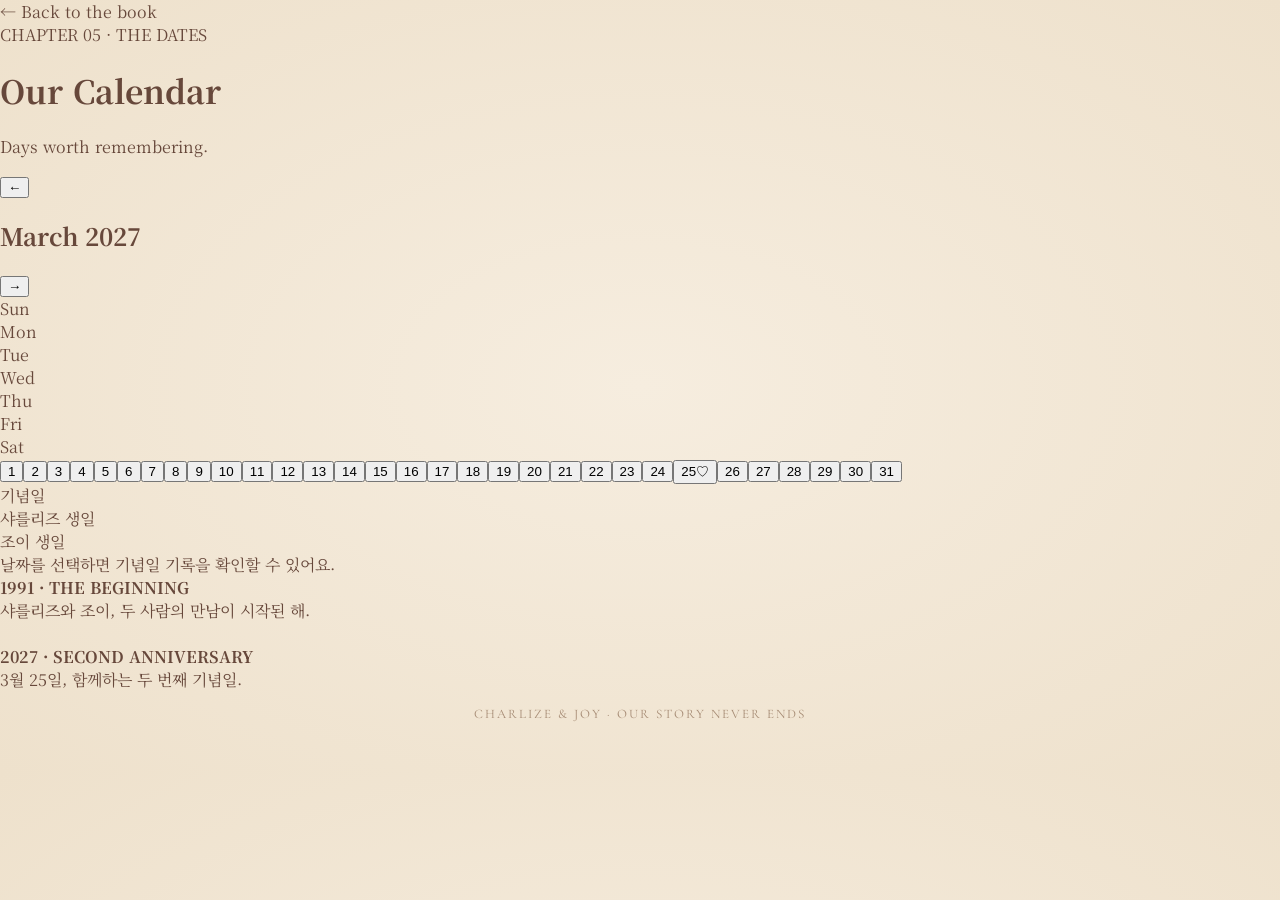
<file: calendar.html>
<!DOCTYPE html>
<html lang="ko">
<head>
<meta charset="UTF-8">
<meta name="viewport" content="width=device-width, initial-scale=1.0">
<title>Our Calendar</title>
<link rel="stylesheet" href="style.css">
</head>
<body>

<main class="subpage">
  <a href="index.html" class="back">← Back to the book</a>

  <header class="page-heading">
    <span>CHAPTER 05 · THE DATES</span>
    <h1>Our Calendar</h1>
    <p>Days worth remembering.</p>
  </header>

  <section class="calendar-paper">

    <div class="calendar-top">
      <button id="prev" aria-label="이전 달">←</button>
      <h2 id="month">March 2027</h2>
      <button id="next" aria-label="다음 달">→</button>
    </div>

    <div class="calendar-grid" id="calendar">
      <div class="calendar-weekday">Sun</div>
      <div class="calendar-weekday">Mon</div>
      <div class="calendar-weekday">Tue</div>
      <div class="calendar-weekday">Wed</div>
      <div class="calendar-weekday">Thu</div>
      <div class="calendar-weekday">Fri</div>
      <div class="calendar-weekday">Sat</div>
    </div>

    <div class="calendar-legend">
      <div class="legend-item">
        <span class="legend-dot dot-anniversary"></span>
        기념일
      </div>
      <div class="legend-item">
        <span class="legend-dot dot-charlize"></span>
        샤를리즈 생일
      </div>
      <div class="legend-item">
        <span class="legend-dot dot-joy"></span>
        조이 생일
      </div>
    </div>

    <div class="event-detail" id="eventDetail">
      날짜를 선택하면 기념일 기록을 확인할 수 있어요.
    </div>

    <div class="calendar-note">
      <strong>1991 · THE BEGINNING</strong><br>
      샤를리즈와 조이, 두 사람의 만남이 시작된 해.
      <br><br>
      <strong>2027 · SECOND ANNIVERSARY</strong><br>
      3월 25일, 함께하는 두 번째 기념일.
    </div>

  </section>
</main>

<footer>CHARLIZE & JOY · OUR STORY NEVER ENDS</footer>

<script>
const monthTitle = document.getElementById("month");
const calendar = document.getElementById("calendar");
const eventDetail = document.getElementById("eventDetail");

let current = new Date(2027, 2, 1);

const weekdays = ["Sun", "Mon", "Tue", "Wed", "Thu", "Fri", "Sat"];

function getEvent(year, month, day) {
  if (month === 2 && day === 25) {
    if (year === 2027) {
      return {
        type: "anniversary",
        label: "♡",
        text: "2027년 · 두 사람의 2주년 기념일"
      };
    }

    return {
      type: "anniversary",
      label: "♡",
      text: `${year}년 · 샤를리즈와 조이의 기념일`
    };
  }

  if (month === 4 && day === 5) {
    return {
      type: "charlize",
      label: "✿",
      text: "샤를리즈 세레니티의 생일"
    };
  }

  if (month === 4 && day === 27) {
    return {
      type: "joy",
      label: "✿",
      text: "조이 무어의 생일"
    };
  }

  return null;
}

function renderCalendar() {
  const year = current.getFullYear();
  const month = current.getMonth();

  monthTitle.textContent =
    `${current.toLocaleString("en", { month: "long" })} ${year}`;

  calendar.innerHTML = "";

  weekdays.forEach(day => {
    const heading = document.createElement("div");
    heading.className = "calendar-weekday";
    heading.textContent = day;
    calendar.appendChild(heading);
  });

  const firstDay = new Date(year, month, 1).getDay();
  const lastDate = new Date(year, month + 1, 0).getDate();

  for (let i = 0; i < firstDay; i++) {
    const empty = document.createElement("div");
    empty.className = "calendar-empty";
    calendar.appendChild(empty);
  }

  for (let day = 1; day <= lastDate; day++) {
    const cell = document.createElement("button");
    cell.type = "button";
    cell.className = "calendar-day";

    const number = document.createElement("span");
    number.textContent = day;
    cell.appendChild(number);

    const event = getEvent(year, month, day);

    if (event) {
      cell.classList.add(event.type);

      const symbol = document.createElement("span");
      symbol.className = "event-symbol";
      symbol.textContent = event.label;
      cell.appendChild(symbol);
    }

    cell.addEventListener("click", () => {
      if (event) {
        eventDetail.textContent =
          `${year}년 ${month + 1}월 ${day}일 · ${event.text}`;
      } else {
        eventDetail.textContent =
          `${year}년 ${month + 1}월 ${day}일 · 등록된 기념일이 없습니다.`;
      }
    });

    calendar.appendChild(cell);
  }
}

document.getElementById("prev").addEventListener("click", () => {
  current.setMonth(current.getMonth() - 1);
  renderCalendar();
});

document.getElementById("next").addEventListener("click", () => {
  current.setMonth(current.getMonth() + 1);
  renderCalendar();
});

renderCalendar();
</script>

</body>
</html>
</file>
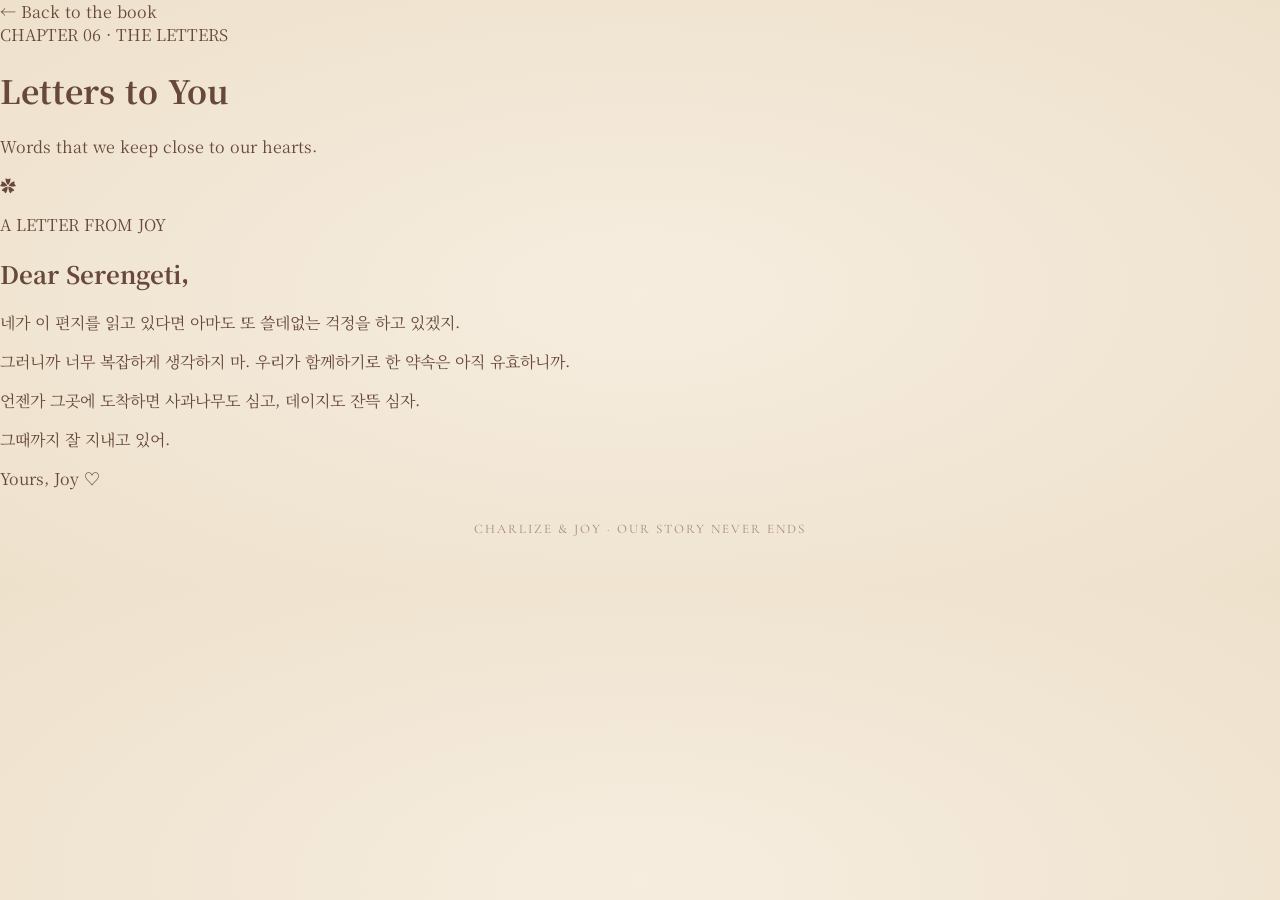
<file: letter.html>
<!DOCTYPE html>
<html lang="ko">
<head>
<meta charset="UTF-8">
<meta name="viewport" content="width=device-width, initial-scale=1.0">
<title>Letters to You</title>
<link rel="stylesheet" href="style.css">
</head>
<body>
<main class="subpage">
  <a href="index.html" class="back">← Back to the book</a>

  <header class="page-heading">
    <span>CHAPTER 06 · THE LETTERS</span>
    <h1>Letters to You</h1>
    <p>Words that we keep close to our hearts.</p>
  </header>

  <section class="letter-paper">
    <div class="letter-flower">✿</div>

    <p class="letter-date">A LETTER FROM JOY</p>

    <h2>Dear Serengeti,</h2>

    <p>
      네가 이 편지를 읽고 있다면 아마도
      또 쓸데없는 걱정을 하고 있겠지.
    </p>

    <p>
      그러니까 너무 복잡하게 생각하지 마.
      우리가 함께하기로 한 약속은 아직 유효하니까.
    </p>

    <p>
      언젠가 그곳에 도착하면 사과나무도 심고,
      데이지도 잔뜩 심자.
    </p>

    <p>
      그때까지 잘 지내고 있어.
    </p>

    <p class="letter-sign">Yours, Joy ♡</p>
  </section>
</main>

<footer>CHARLIZE & JOY · OUR STORY NEVER ENDS</footer>
</body>
</html>
</file>
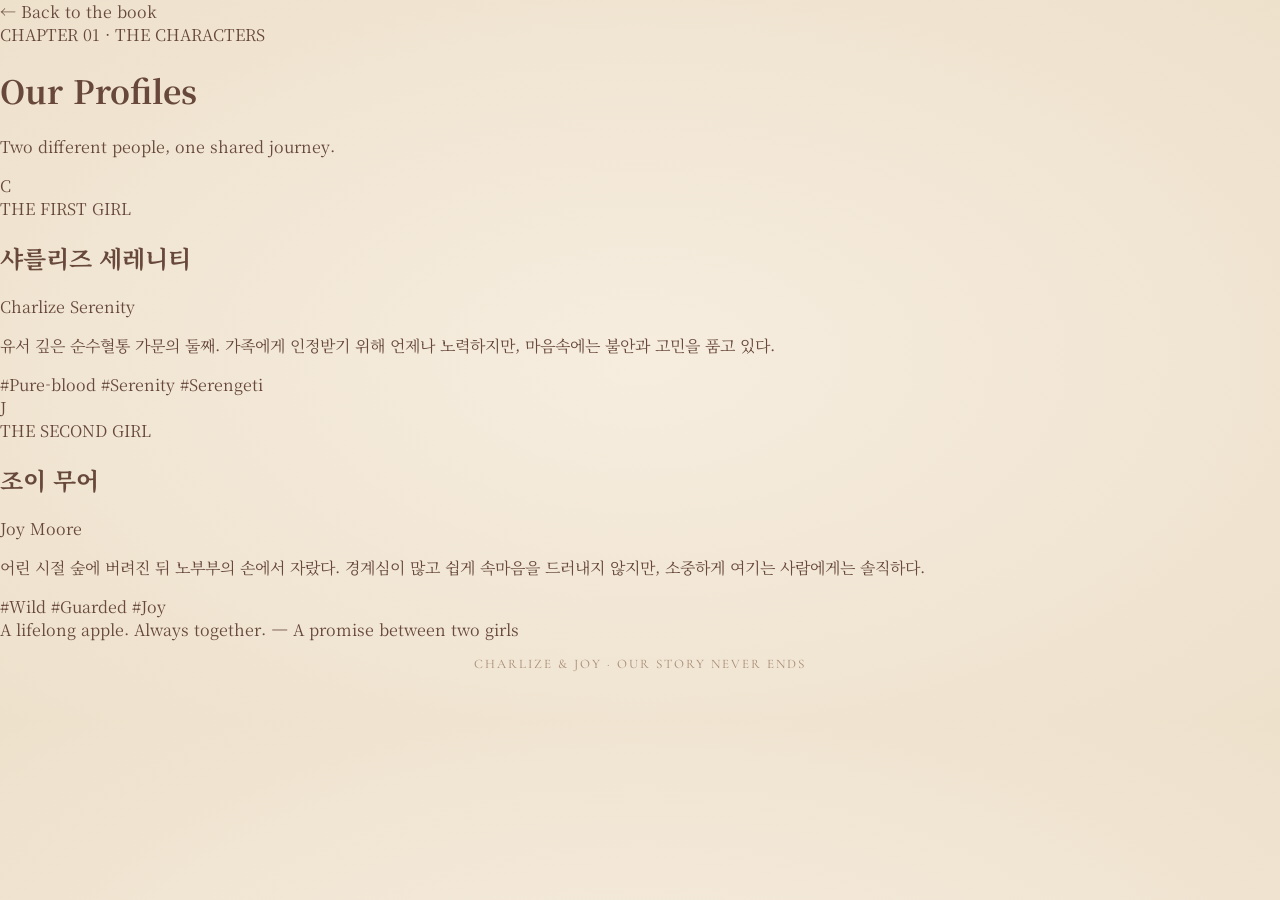
<file: profile.html>
<!DOCTYPE html>
<html lang="ko">
<head>
<meta charset="UTF-8">
<meta name="viewport" content="width=device-width, initial-scale=1.0">
<title>Our Profiles</title>
<link rel="stylesheet" href="style.css">
</head>
<body>
<main class="subpage">
  <a href="index.html" class="back">← Back to the book</a>

  <header class="page-heading">
    <span>CHAPTER 01 · THE CHARACTERS</span>
    <h1>Our Profiles</h1>
    <p>Two different people, one shared journey.</p>
  </header>

  <section class="profile-grid">
    <article class="profile-card">
      <div class="profile-image">C</div>
      <span>THE FIRST GIRL</span>
      <h2>샤를리즈 세레니티</h2>
      <p class="english-name">Charlize Serenity</p>
      <p>
        유서 깊은 순수혈통 가문의 둘째.
        가족에게 인정받기 위해 언제나 노력하지만,
        마음속에는 불안과 고민을 품고 있다.
      </p>
      <div class="tags">#Pure-blood #Serenity #Serengeti</div>
    </article>

    <article class="profile-card">
      <div class="profile-image joy">J</div>
      <span>THE SECOND GIRL</span>
      <h2>조이 무어</h2>
      <p class="english-name">Joy Moore</p>
      <p>
        어린 시절 숲에 버려진 뒤 노부부의 손에서 자랐다.
        경계심이 많고 쉽게 속마음을 드러내지 않지만,
        소중하게 여기는 사람에게는 솔직하다.
      </p>
      <div class="tags">#Wild #Guarded #Joy</div>
    </article>
  </section>

  <div class="little-note">
    A lifelong apple. Always together.
    <span>— A promise between two girls</span>
  </div>
</main>
<footer>CHARLIZE & JOY · OUR STORY NEVER ENDS</footer>
</body>
</html>
</file>
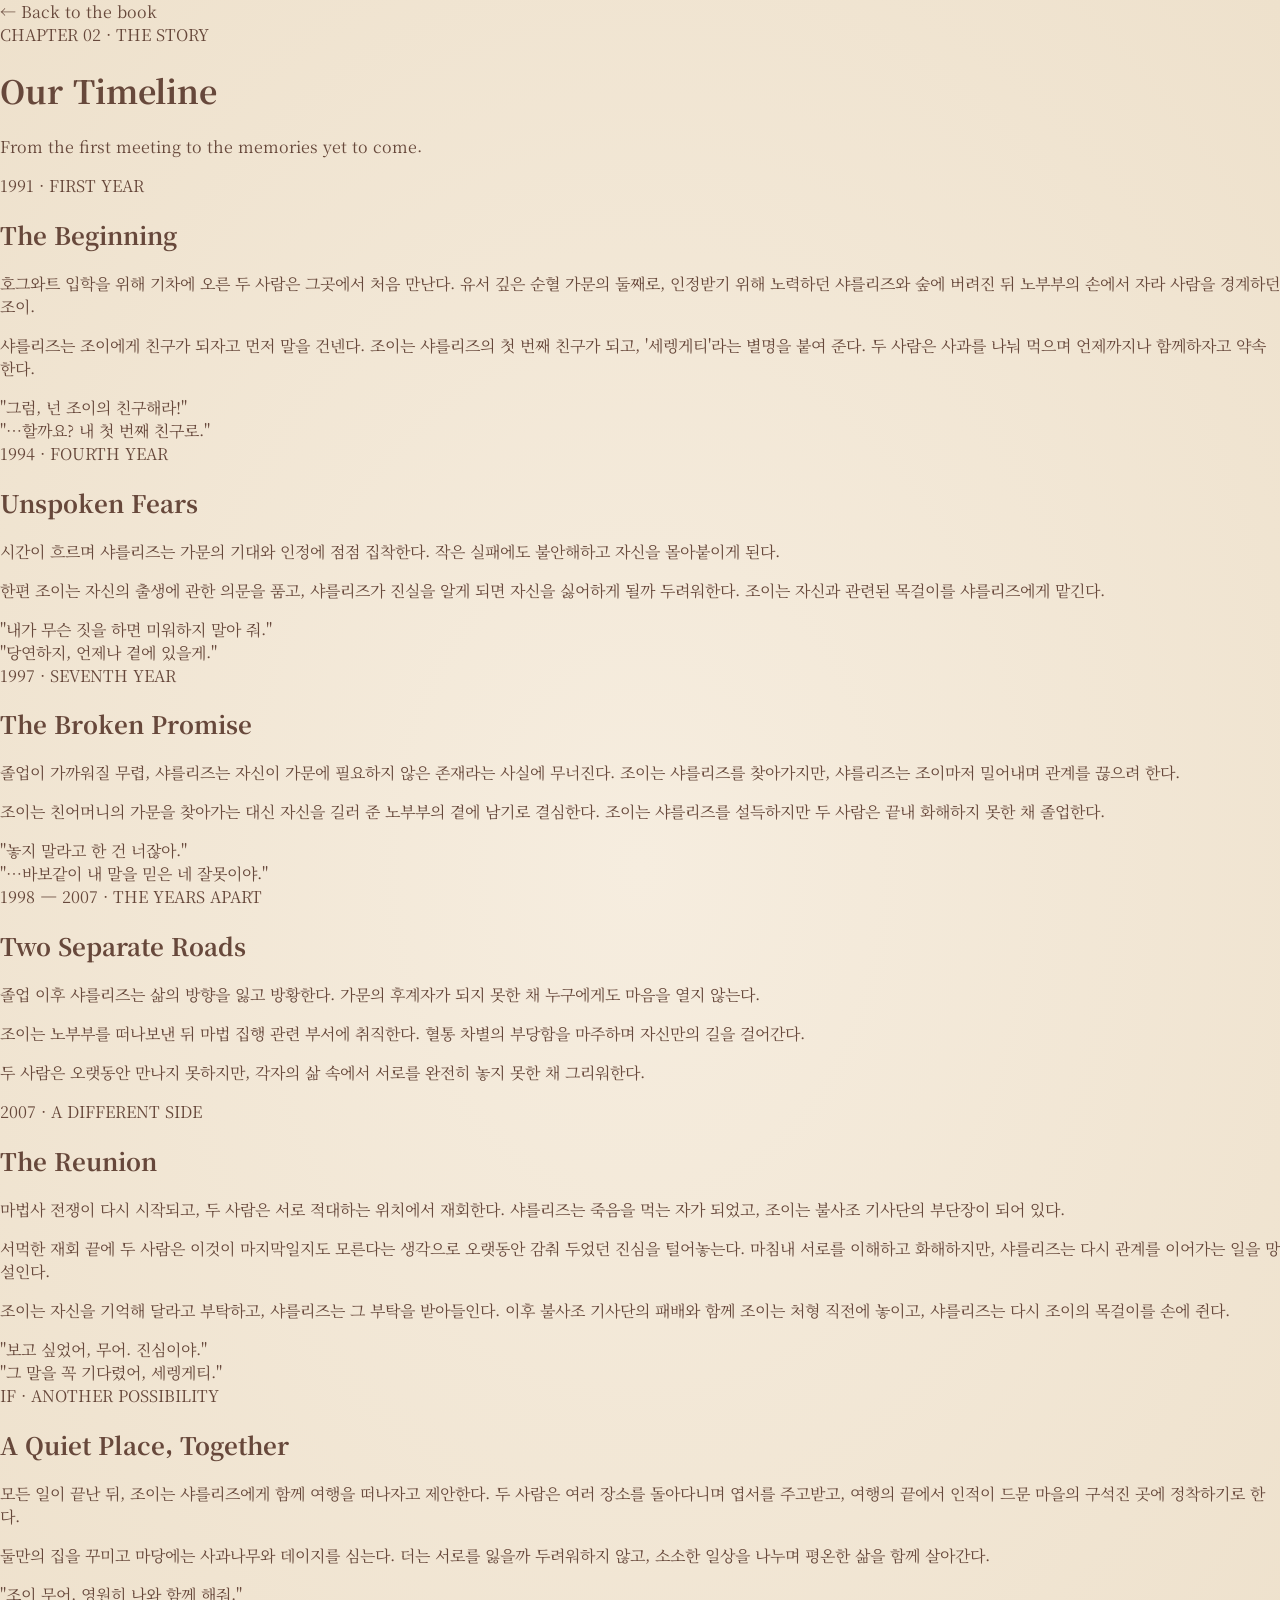
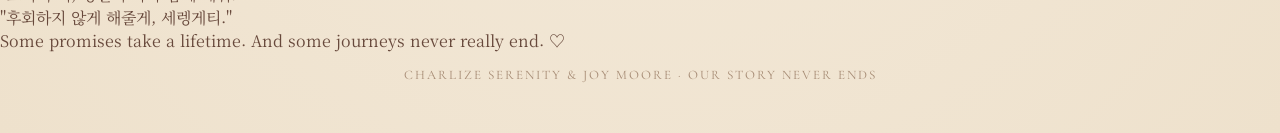
<file: story.html>
<!DOCTYPE html>
<html lang="ko">
<head>
<meta charset="UTF-8">
<meta name="viewport" content="width=device-width, initial-scale=1.0">
<title>Our Story · Timeline</title>
<link rel="stylesheet" href="style.css">
</head>

<body>

<main class="subpage">

  <a href="index.html" class="back">← Back to the book</a>

  <header class="page-heading">
    <span>CHAPTER 02 · THE STORY</span>
    <h1>Our Timeline</h1>
    <p>From the first meeting to the memories yet to come.</p>
  </header>

  <section class="timeline">

    <article>
      <span>1991 · FIRST YEAR</span>
      <h2>The Beginning</h2>
      <p>
        호그와트 입학을 위해 기차에 오른 두 사람은 그곳에서 처음 만난다.
        유서 깊은 순혈 가문의 둘째로, 인정받기 위해 노력하던 샤를리즈와
        숲에 버려진 뒤 노부부의 손에서 자라 사람을 경계하던 조이.
      </p>
      <p>
        샤를리즈는 조이에게 친구가 되자고 먼저 말을 건넨다.
        조이는 샤를리즈의 첫 번째 친구가 되고,
        '세렝게티'라는 별명을 붙여 준다.
        두 사람은 사과를 나눠 먹으며 언제까지나 함께하자고 약속한다.
      </p>
      <div class="timeline-quote">
        "그럼, 넌 조이의 친구해라!"<br>
        "…할까요? 내 첫 번째 친구로."
      </div>
    </article>

    <article>
      <span>1994 · FOURTH YEAR</span>
      <h2>Unspoken Fears</h2>
      <p>
        시간이 흐르며 샤를리즈는 가문의 기대와 인정에 점점 집착한다.
        작은 실패에도 불안해하고 자신을 몰아붙이게 된다.
      </p>
      <p>
        한편 조이는 자신의 출생에 관한 의문을 품고,
        샤를리즈가 진실을 알게 되면 자신을 싫어하게 될까 두려워한다.
        조이는 자신과 관련된 목걸이를 샤를리즈에게 맡긴다.
      </p>
      <div class="timeline-quote">
        "내가 무슨 짓을 하면 미워하지 말아 줘."<br>
        "당연하지, 언제나 곁에 있을게."
      </div>
    </article>

    <article>
      <span>1997 · SEVENTH YEAR</span>
      <h2>The Broken Promise</h2>
      <p>
        졸업이 가까워질 무렵, 샤를리즈는 자신이 가문에 필요하지 않은
        존재라는 사실에 무너진다. 조이는 샤를리즈를 찾아가지만,
        샤를리즈는 조이마저 밀어내며 관계를 끊으려 한다.
      </p>
      <p>
        조이는 친어머니의 가문을 찾아가는 대신 자신을 길러 준
        노부부의 곁에 남기로 결심한다.
        조이는 샤를리즈를 설득하지만 두 사람은 끝내 화해하지 못한 채 졸업한다.
      </p>
      <div class="timeline-quote">
        "놓지 말라고 한 건 너잖아."<br>
        "…바보같이 내 말을 믿은 네 잘못이야."
      </div>
    </article>

    <article>
      <span>1998 — 2007 · THE YEARS APART</span>
      <h2>Two Separate Roads</h2>
      <p>
        졸업 이후 샤를리즈는 삶의 방향을 잃고 방황한다.
        가문의 후계자가 되지 못한 채 누구에게도 마음을 열지 않는다.
      </p>
      <p>
        조이는 노부부를 떠나보낸 뒤 마법 집행 관련 부서에 취직한다.
        혈통 차별의 부당함을 마주하며 자신만의 길을 걸어간다.
      </p>
      <p>
        두 사람은 오랫동안 만나지 못하지만,
        각자의 삶 속에서 서로를 완전히 놓지 못한 채 그리워한다.
      </p>
    </article>

    <article>
      <span>2007 · A DIFFERENT SIDE</span>
      <h2>The Reunion</h2>
      <p>
        마법사 전쟁이 다시 시작되고, 두 사람은 서로 적대하는 위치에서 재회한다.
        샤를리즈는 죽음을 먹는 자가 되었고,
        조이는 불사조 기사단의 부단장이 되어 있다.
      </p>
      <p>
        서먹한 재회 끝에 두 사람은 이것이 마지막일지도 모른다는 생각으로
        오랫동안 감춰 두었던 진심을 털어놓는다.
        마침내 서로를 이해하고 화해하지만,
        샤를리즈는 다시 관계를 이어가는 일을 망설인다.
      </p>
      <p>
        조이는 자신을 기억해 달라고 부탁하고,
        샤를리즈는 그 부탁을 받아들인다.
        이후 불사조 기사단의 패배와 함께 조이는 처형 직전에 놓이고,
        샤를리즈는 다시 조이의 목걸이를 손에 쥔다.
      </p>
      <div class="timeline-quote">
        "보고 싶었어, 무어. 진심이야."<br>
        "그 말을 꼭 기다렸어, 세렝게티."
      </div>
    </article>

    <article class="future">
      <span>IF · ANOTHER POSSIBILITY</span>
      <h2>A Quiet Place, Together</h2>
      <p>
        모든 일이 끝난 뒤, 조이는 샤를리즈에게 함께 여행을 떠나자고 제안한다.
        두 사람은 여러 장소를 돌아다니며 엽서를 주고받고,
        여행의 끝에서 인적이 드문 마을의 구석진 곳에 정착하기로 한다.
      </p>
      <p>
        둘만의 집을 꾸미고 마당에는 사과나무와 데이지를 심는다.
        더는 서로를 잃을까 두려워하지 않고,
        소소한 일상을 나누며 평온한 삶을 함께 살아간다.
      </p>
      <div class="timeline-quote">
        "조이 무어, 영원히 나와 함께 해줘."<br>
        "후회하지 않게 해줄게, 세렝게티."
      </div>
    </article>

  </section>

  <div class="little-note">
    Some promises take a lifetime.
    <span>And some journeys never really end. ♡</span>
  </div>

</main>

<footer>
  CHARLIZE SERENITY & JOY MOORE · OUR STORY NEVER ENDS
</footer>

</body>
</html>
</file>
<file: style.css>
@import url('https://fonts.googleapis.com/css2?family=Cormorant+Garamond:wght@400;500;600;700&family=Noto+Serif+KR:wght@400;500;600&display=swap');

:root {
  --paper: #fffdf7;
  --paper-back: #e9dac5;
  --ink: #67483b;
  --soft-ink: #92745e;
  --line: #e6d5c0;
  --rose: #e8cbc5;
  --sage: #dce3d2;
  --yellow: #efe2c5;
  --blue: #d7e2e4;
  --lavender: #ded5e5;
}

* {
  box-sizing: border-box;
}

body {
  margin: 0;
  padding: 0;
  color: var(--ink);
  background:
    radial-gradient(ellipse at center, #f6eddf 0%, #eee1cc 100%);
  font-family: 'Noto Serif KR', serif;
}

a {
  color: inherit;
  text-decoration: none;
}

/* 상단 */

.site-header {
  padding: 65px 20px 25px;
  text-align: center;
}

.header-small {
  font-family: 'Cormorant Garamond', serif;
  font-size: 13px;
  letter-spacing: 4px;
  color: #ad8a70;
  margin: 0 0 12px;
}

.site-header h1 {
  font-family: 'Cormorant Garamond', serif;
  font-size: clamp(35px, 5vw, 55px);
  font-weight: 500;
  letter-spacing: 4px;
  margin: 0 0 15px;
}

.intro {
  font-size: 14px;
  line-height: 2;
  color: #806655;
  margin: 0;
}

/* 펼쳐진 책 */

.book {
  position: relative;
  isolation: isolate;
  display: grid;
  grid-template-columns: 1fr 1fr;
  width: min(1000px, calc(100% - 180px));
  margin: 50px auto 100px;
  filter: drop-shadow(0 18px 20px rgba(76, 53, 36, .17));
}

/* 책 뒤쪽 종이 */

.paper-back {
  position: absolute;
  inset: 12px -9px -12px 9px;
  z-index: -2;
  background: #e6d5bd;
  border-radius: 5px;
}

.paper-back-two {
  position: absolute;
  inset: 6px -5px -6px 5px;
  z-index: -1;
  background: #f0e4d2;
  border-radius: 5px;
}

/* 페이지 공통 */

.book-page {
  position: relative;
  min-width: 0;
  min-height: 690px;
  padding: 43px 42px;
  overflow: hidden;
  background-color: var(--paper);
  background-image:
    radial-gradient(rgba(187, 157, 122, .23) .65px, transparent .65px);
  background-size: 11px 11px;
}

.left-page {
  border-radius: 5px 0 0 5px;
  border-right: 1px solid #e9ddcd;
  padding-right: 48px;
}

.right-page {
  border-radius: 0 5px 5px 0;
  border-left: 1px solid #e9ddcd;
  padding-left: 48px;
  padding-right: 42px;
}

.page-label {
  font-family: 'Cormorant Garamond', serif;
  font-size: 13px;
  letter-spacing: 3px;
  color: #b18c70;
  margin-bottom: 45px;
}

/* 책등 */

.book-spine {
  position: absolute;
  top: 0;
  bottom: 0;
  left: 50%;
  width: 24px;
  transform: translateX(-50%);
  z-index: 5;
  pointer-events: none;
  background: linear-gradient(
    90deg,
    rgba(118, 80, 49, .03),
    rgba(118, 80, 49, .19),
    rgba(255, 255, 255, .6),
    rgba(118, 80, 49, .08)
  );
}

/* 왼쪽 페이지 */

.book-title {
  font-family: 'Cormorant Garamond', serif;
  font-size: clamp(44px, 5vw, 60px);
  line-height: .98;
  font-weight: 500;
  margin: 0 0 27px;
  color: #704a40;
}

.book-description {
  font-size: 13px;
  line-height: 2.2;
  color: #8b705d;
  margin: 0;
  word-break: keep-all;
}

.flower {
  position: absolute;
  color: #b98170;
  font-size: 27px;
}

.flower-left {
  top: 26px;
  right: 45px;
}

.flower-right {
  top: 25px;
  right: 38px;
}

/* 추억 지도 */

.memory-map {
  display: flex;
  justify-content: space-between;
  flex-wrap: wrap;
  gap: 8px;
  margin-top: 32px;
  padding: 15px 13px;
  border: 1px dashed #d9bda3;
  color: #b58a6c;
  font-family: 'Cormorant Garamond', serif;
  font-size: 12px;
  letter-spacing: 1px;
}

.map-year {
  white-space: nowrap;
}

/* 약속 */

.promise {
  display: flex;
  align-items: center;
  gap: 9px;
  margin-top: 20px;
  font-family: 'Cormorant Garamond', serif;
  font-size: 15px;
}

.apple {
  font-size: 19px;
}

.stamp {
  display: inline-block;
  margin-top: 28px;
  padding: 10px 13px;
  border: 1px solid #c99584;
  color: #b98272;
  font-family: 'Cormorant Garamond', serif;
  font-size: 12px;
  letter-spacing: 1px;
  transform: rotate(-5deg);
}

/* 테마곡 */

.theme-music {
  margin-top: 32px;
  padding: 17px 18px;
  background: rgba(245, 235, 220, .8);
  border: 1px solid #e5d5c1;
  box-shadow: 0 4px 10px rgba(85, 61, 42, .06);
}

.music-heading {
  display: flex;
  align-items: center;
  gap: 12px;
}

.music-note {
  font-size: 25px;
  color: #a77a68;
}

.music-label {
  margin: 0 0 2px;
  color: #aa8870;
  font-family: 'Cormorant Garamond', serif;
  font-size: 11px;
  letter-spacing: 2px;
}

.music-heading h3 {
  margin: 0;
  font-family: 'Cormorant Garamond', serif;
  font-size: 21px;
  font-weight: 500;
}

.music-description {
  font-size: 12px;
  color: #927765;
  margin: 12px 0;
}

.theme-music audio {
  display: block;
  width: 100%;
  height: 34px;
}

/* 오른쪽 영상 */

.video-photo {
  width: 100%;
  padding: 8px;
  margin: 0 auto 24px;
  background: #fff;
  box-shadow: 0 5px 14px rgba(80, 57, 40, .14);
  transform: rotate(-1deg);
}

.video-photo video {
  display: block;
  width: 100%;
  aspect-ratio: 16 / 9;
  object-fit: cover;
  background: #e8dfd3;
}

.memory-heading {
  margin: 22px 0 17px;
  font-family: 'Cormorant Garamond', serif;
  font-size: 21px;
  font-weight: 500;
}

/* 사진 */

.photo-gallery {
  display: flex;
  justify-content: space-between;
  align-items: flex-start;
  gap: 10px;
}

.photo {
  width: 31%;
  min-width: 0;
  margin: 5px 0 12px;
  padding: 7px 7px 10px;
  background: white;
  box-shadow: 0 4px 12px rgba(80, 57, 40, .13);
}

.photo-one {
  transform: rotate(-3deg);
}

.photo-two {
  transform: rotate(2deg);
}

.photo-three {
  transform: rotate(-1deg);
}

.photo img {
  display: block;
  width: 100%;
  aspect-ratio: 1 / 1;
  object-fit: cover;
  background: #eee4d6;
}

.photo figcaption {
  padding-top: 8px;
  font-family: 'Cormorant Garamond', serif;
  font-size: 12px;
  text-align: center;
  color: #806957;
}

.bookmark-guide {
  margin-top: 24px;
  text-align: center;
  font-size: 12px;
  line-height: 1.9;
  color: #a48a74;
}

/* 페이지 번호 */

.page-number {
  position: absolute;
  bottom: 18px;
  right: 28px;
  font-family: 'Cormorant Garamond', serif;
  font-size: 12px;
  color: #b79c82;
}

/* 책갈피 */

.bookmarks {
  position: absolute;
  top: 22px;
  right: -105px;
  z-index: 10;
  display: flex;
  flex-direction: column;
  gap: 9px;
  width: 100px;
}

.bookmark {
  display: flex;
  justify-content: space-between;
  align-items: center;
  min-height: 43px;
  padding: 0 11px;
  border-radius: 0 5px 5px 0;
  box-shadow: 3px 3px 8px rgba(75, 51, 35, .12);
  font-family: 'Cormorant Garamond', serif;
  font-size: 12px;
  letter-spacing: 1px;
  transition: transform .25s ease, box-shadow .25s ease;
}

.bookmark:hover {
  transform: translateX(8px);
  box-shadow: 5px 5px 10px rgba(75, 51, 35, .16);
}

.profile { background: var(--rose); }
.story { background: var(--sage); }
.gallery { background: var(--yellow); }
.music { background: var(--blue); }
.dates { background: #e9d0c4; }
.letters { background: var(--lavender); }

/* 하단 */

footer {
  padding: 15px 20px 50px;
  text-align: center;
  color: #a58a73;
  font-family: 'Cormorant Garamond', serif;
  font-size: 13px;
  letter-spacing: 2px;
}

footer p {
  margin: 7px;
}

/* 태블릿 */

@media (max-width: 1000px) {
  .book {
    width: calc(100% - 150px);
  }

  .book-page {
    padding: 35px 27px;
    min-height: 650px;
  }

  .left-page {
    padding-right: 32px;
  }

  .right-page {
    padding-left: 32px;
  }

  .bookmarks {
    right: -88px;
    width: 84px;
  }

  .bookmark {
    padding: 0 8px;
    font-size: 11px;
  }
}

/* 모바일 */

@media (max-width: 650px) {
  .site-header {
    padding-top: 40px;
  }

  .intro {
    font-size: 12px;
  }

  .book {
    display: flex;
    flex-direction: column;
    width: calc(100% - 36px);
    margin: 30px auto 50px;
  }

  .book-page {
    width: 100%;
    min-height: auto;
    padding: 35px 27px 45px;
  }

  .left-page {
    border-radius: 5px 5px 0 0;
    border-right: 0;
    border-bottom: 1px solid #e9ddcd;
  }

  .right-page {
    border-radius: 0 0 5px 5px;
    border-left: 0;
  }

  .book-spine {
    display: none;
  }

  .bookmarks {
    position: relative;
    top: auto;
    right: auto;
    width: 100%;
    margin-top: 20px;
    display: grid;
    grid-template-columns: repeat(3, 1fr);
    gap: 7px;
  }

  .bookmark {
    min-height: 40px;
    border-radius: 4px;
    padding: 0 8px;
    font-size: 11px;
  }

  .book-title {
    font-size: 48px;
  }

  .photo-gallery {
    gap: 7px;
  }

  .theme-music {
    margin-top: 28px;
  }

  .memory-map {
    font-size: 11px;
  }
}
</file>
